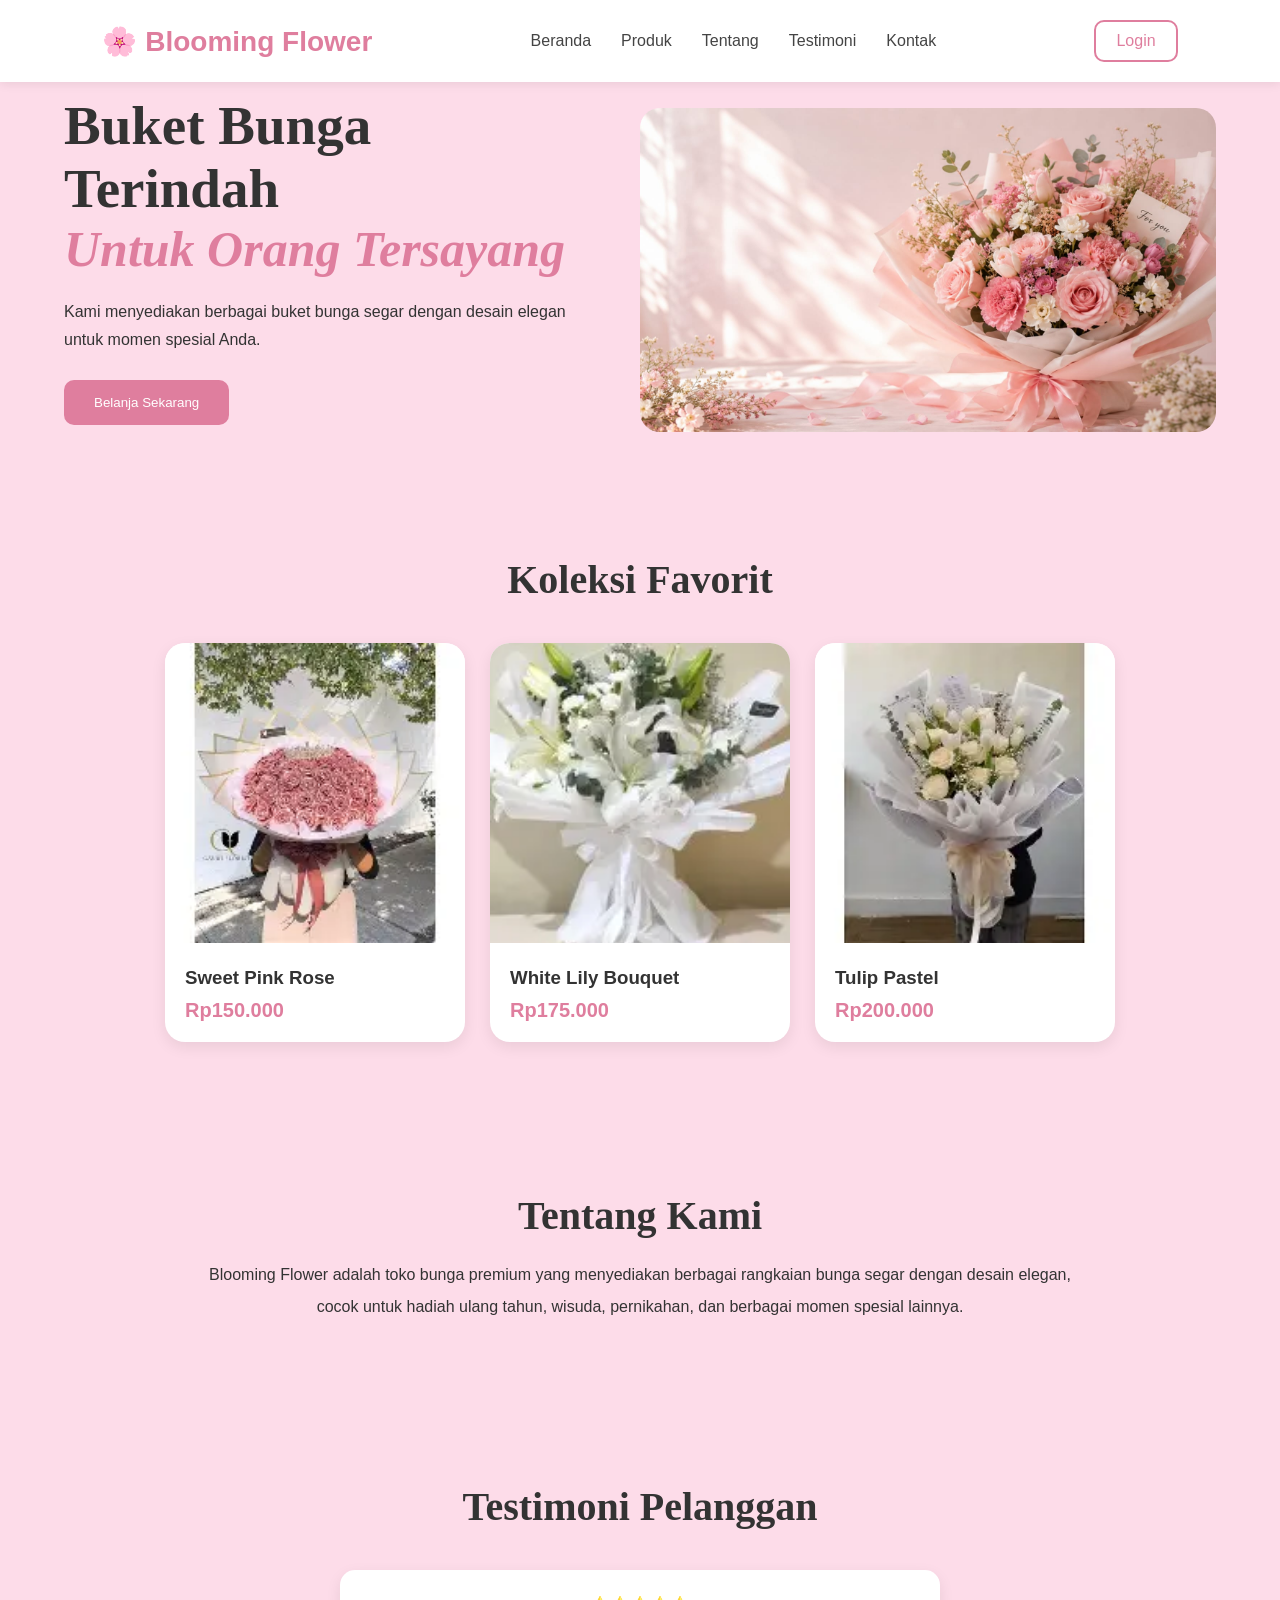
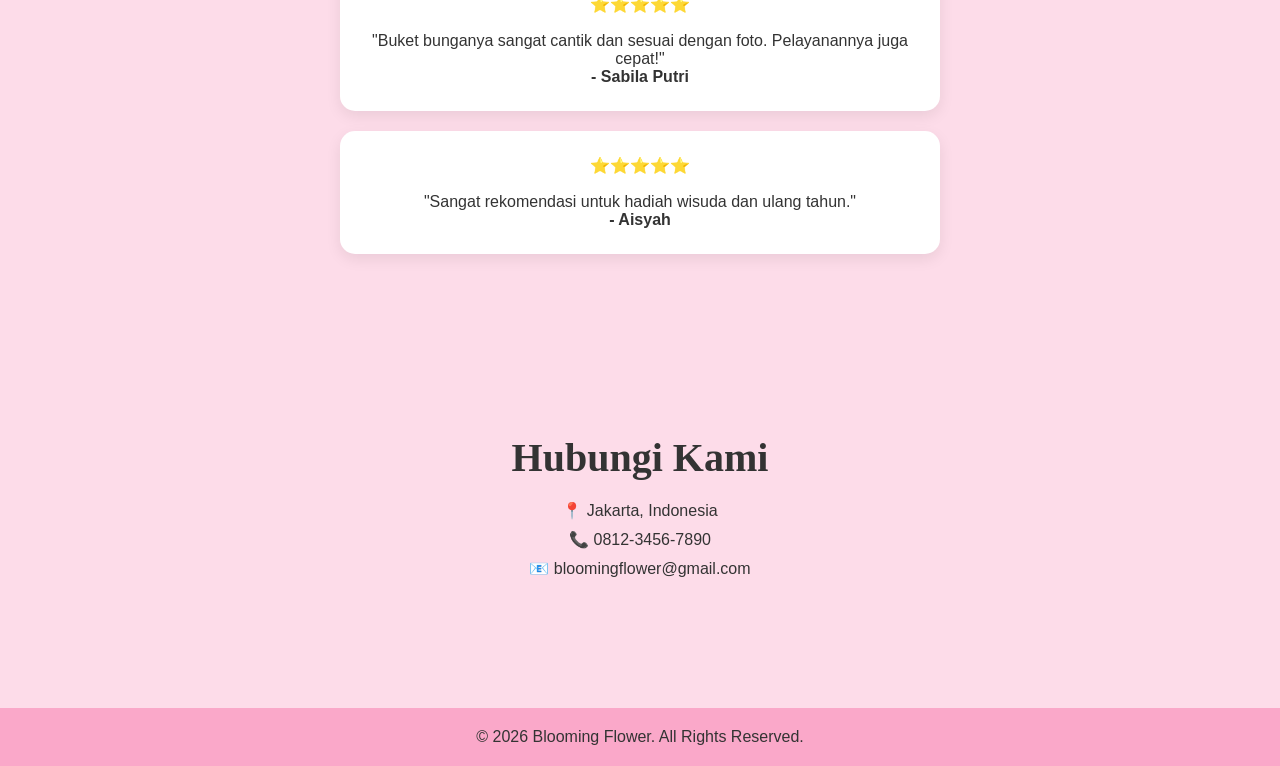
<file: index.html>
<!DOCTYPE html>
<html lang="id">
<head>
    <meta charset="UTF-8">
    <meta name="viewport" content="width=device-width, initial-scale=1.0">
    <title>Blooming Flower</title>
    <link rel="stylesheet" href="nav.css">
</head>
<body>
    <!-- NAVBAR -->
    <header>
        <nav class="navbar">
            <div class="logo">
                🌸 Blooming Flower
            </div>
            <ul class="nav-links">
                <li><a href="#beranda">Beranda</a></li>
                <li><a href="#produk">Produk</a></li>
                <li><a href="#tentang">Tentang</a></li>
                <li><a href="#testimoni">Testimoni</a></li>
                <li><a href="#kontak">Kontak</a></li>
            </ul>
            <a href="login.html" class="login-btn"> Login </a>
        </nav>
    </header>

    <!-- BERANDA -->
    <section id="beranda" class="hero">
        <div class="hero-left">
            <p class="welcome"> WELCOME TO BLOOMING FLOWER</p>
            <h1>Buket Bunga Terindah</h1>
            <h2>Untuk Orang Tersayang</h2>
            <p class="desc">Kami menyediakan berbagai buket bunga segar dengan desain elegan untuk momen spesial Anda. </p>
            <button>Belanja Sekarang</button>
        </div>
        <div class="hero-right">
            <img src="bgbunga.jpeg" alt="Hero Flower">
        </div>
    </section>

    <!-- PRODUK -->
    <section id="produk" class="produk">
        <h2>Koleksi Favorit</h2>
        <div class="cards">
            <div class="card">
                <img src="pinkrose.webp" alt="Sweet Pink Rose">
                <div class="isi">
                    <h3>Sweet Pink Rose</h3>
                    <p class="harga">Rp150.000</p>
                </div>
            </div>
            <div class="card">
                <img src="lily.webp" alt="White Lily">
                <div class="isi">
                    <h3>White Lily Bouquet</h3>
                    <p class="harga">Rp175.000</p>
                </div>
            </div>
            <div class="card">
                <img src="tulip.webp" alt="Tulip">
                <div class="isi">
                    <h3>Tulip Pastel</h3>
                    <p class="harga">Rp200.000</p>
                </div>
            </div>
        </div>
    </section>

    <!-- TENTANG -->
    <section id="tentang" class="tentang">
        <h2>Tentang Kami</h2>
        <p>
            Blooming Flower adalah toko bunga premium yang menyediakan
            berbagai rangkaian bunga segar dengan desain elegan,
            cocok untuk hadiah ulang tahun, wisuda, pernikahan,
            dan berbagai momen spesial lainnya.
        </p>
    </section>

    <!-- TESTIMONI -->
    <section id="testimoni" class="testimoni">
        <h2>Testimoni Pelanggan</h2>
        <div class="testi-box">
            <p>
                ⭐⭐⭐⭐⭐
                <br><br>
                "Buket bunganya sangat cantik dan sesuai dengan foto.
                Pelayanannya juga cepat!"
            </p>
            <h4>- Sabila Putri</h4>
        </div>
        <div class="testi-box">
            <p>
                ⭐⭐⭐⭐⭐
                <br><br>
                "Sangat rekomendasi untuk hadiah wisuda dan ulang tahun."
            </p>
            <h4>- Aisyah</h4>
        </div>
    </section>

    <!-- KONTAK -->
    <section id="kontak" class="kontak">
        <h2>Hubungi Kami</h2>
        <p>📍 Jakarta, Indonesia</p>
        <p>📞 0812-3456-7890</p>
        <p>📧 bloomingflower@gmail.com</p>
    </section>

    <!-- FOOTER -->
    <footer>
        <p>© 2026 Blooming Flower. All Rights Reserved.</p>
    </footer>

</body>
</html>
</file>
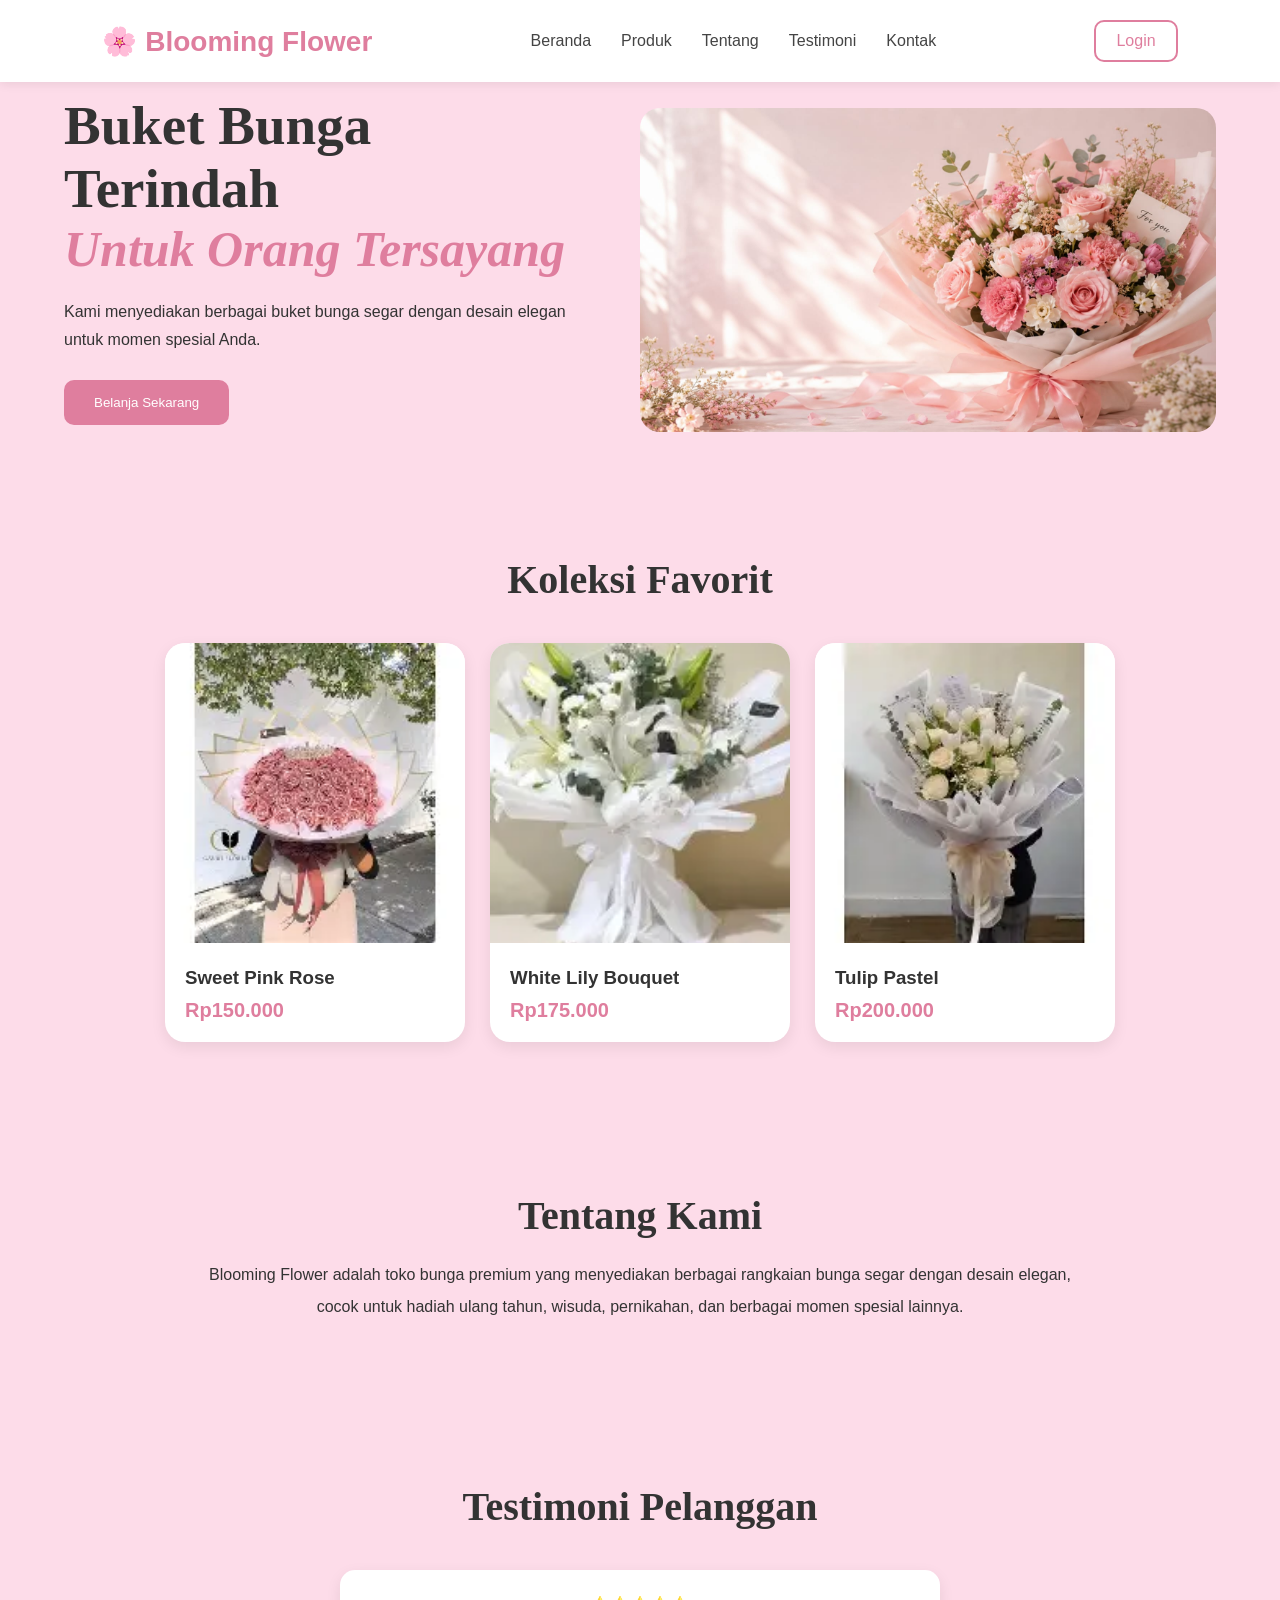
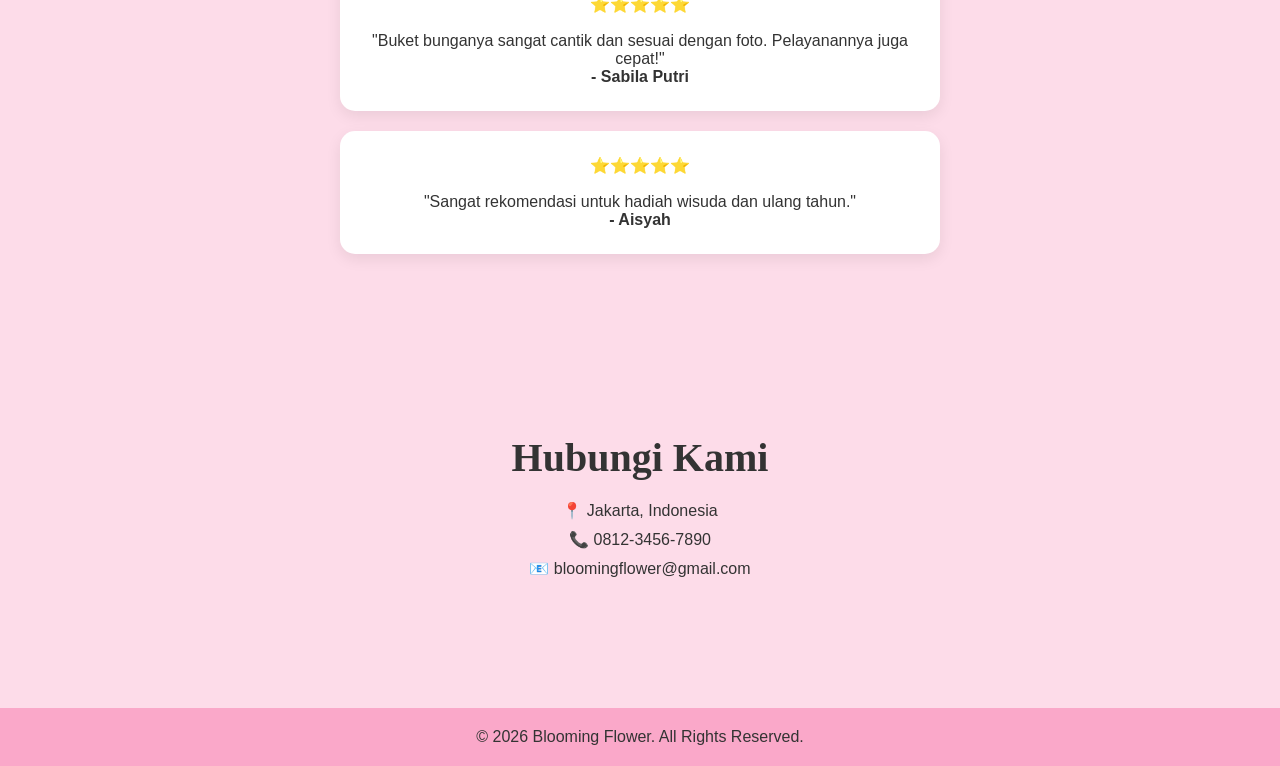
<file: navbar.html>
<!DOCTYPE html>
<html lang="id">
<head>
    <meta charset="UTF-8">
    <meta name="viewport" content="width=device-width, initial-scale=1.0">
    <title>Blooming Flower</title>
    <link rel="stylesheet" href="nav.css">
</head>
<body>
    <!-- NAVBAR -->
    <header>
        <nav class="navbar">
            <div class="logo">
                🌸 Blooming Flower
            </div>
            <ul class="nav-links">
                <li><a href="#beranda">Beranda</a></li>
                <li><a href="#produk">Produk</a></li>
                <li><a href="#tentang">Tentang</a></li>
                <li><a href="#testimoni">Testimoni</a></li>
                <li><a href="#kontak">Kontak</a></li>
            </ul>
            <a href="login.html" class="login-btn"> Login </a>
        </nav>
    </header>

    <!-- BERANDA -->
    <section id="beranda" class="hero">
        <div class="hero-left">
            <p class="welcome"> WELCOME TO BLOOMING FLOWER</p>
            <h1>Buket Bunga Terindah</h1>
            <h2>Untuk Orang Tersayang</h2>
            <p class="desc">Kami menyediakan berbagai buket bunga segar dengan desain elegan untuk momen spesial Anda. </p>
            <button>Belanja Sekarang</button>
        </div>
        <div class="hero-right">
            <img src="bgbunga.jpeg" alt="Hero Flower">
        </div>
    </section>

    <!-- PRODUK -->
    <section id="produk" class="produk">
        <h2>Koleksi Favorit</h2>
        <div class="cards">
            <div class="card">
                <img src="pinkrose.webp" alt="Sweet Pink Rose">
                <div class="isi">
                    <h3>Sweet Pink Rose</h3>
                    <p class="harga">Rp150.000</p>
                </div>
            </div>
            <div class="card">
                <img src="lily.webp" alt="White Lily">
                <div class="isi">
                    <h3>White Lily Bouquet</h3>
                    <p class="harga">Rp175.000</p>
                </div>
            </div>
            <div class="card">
                <img src="tulip.webp" alt="Tulip">
                <div class="isi">
                    <h3>Tulip Pastel</h3>
                    <p class="harga">Rp200.000</p>
                </div>
            </div>
        </div>
    </section>

    <!-- TENTANG -->
    <section id="tentang" class="tentang">
        <h2>Tentang Kami</h2>
        <p>
            Blooming Flower adalah toko bunga premium yang menyediakan
            berbagai rangkaian bunga segar dengan desain elegan,
            cocok untuk hadiah ulang tahun, wisuda, pernikahan,
            dan berbagai momen spesial lainnya.
        </p>
    </section>

    <!-- TESTIMONI -->
    <section id="testimoni" class="testimoni">
        <h2>Testimoni Pelanggan</h2>
        <div class="testi-box">
            <p>
                ⭐⭐⭐⭐⭐
                <br><br>
                "Buket bunganya sangat cantik dan sesuai dengan foto.
                Pelayanannya juga cepat!"
            </p>
            <h4>- Sabila Putri</h4>
        </div>
        <div class="testi-box">
            <p>
                ⭐⭐⭐⭐⭐
                <br><br>
                "Sangat rekomendasi untuk hadiah wisuda dan ulang tahun."
            </p>
            <h4>- Aisyah</h4>
        </div>
    </section>

    <!-- KONTAK -->
    <section id="kontak" class="kontak">
        <h2>Hubungi Kami</h2>
        <p>📍 Jakarta, Indonesia</p>
        <p>📞 0812-3456-7890</p>
        <p>📧 bloomingflower@gmail.com</p>
    </section>

    <!-- FOOTER -->
    <footer>
        <p>© 2026 Blooming Flower. All Rights Reserved.</p>
    </footer>

</body>
</html>
</file>
<file: nav.css>
* {
    margin: 0;
    padding: 0;
    box-sizing: border-box;
}
html {
    scroll-behavior: smooth;
}
body {
    font-family: 'Poppins', sans-serif;
    background-color:rgb(253, 220, 233);
    color: #333;
}
/* Navbar */
.navbar {
    display: flex;
    justify-content: space-between;
    align-items: center;
    padding: 20px 8%;
    background-color: white;
    box-shadow: 0 2px 10px rgba(0, 0, 0, 0.08);
    position: fixed;
    top: 0;
    left: 0;
    width: 100%;
}
.logo {
    font-size: 28px;
    font-weight: 600;
    color: #df7e9e;
}
.nav-links {
    display: flex;
    gap: 30px;
    list-style: none;
}
.nav-links a {
    text-decoration: none;
    color: #444;
    font-weight: 500;
}
.nav-links a:hover {
    color: #df7e9e;
}
.login-btn {
    text-decoration: none;
    color: #df7e9e;
    border: 2px solid #df7e9e;
    border-radius: 10px;
    padding: 10px 20px;
}
.login-btn:hover {
    background-color: #df7e9e;
    color: white;
}
/* Hero Section */
.hero {
    display: flex;
    justify-content: space-between;
    align-items: center;
    width: 90%;
    margin: 50px auto;
    gap: 40px;
}
.hero-left {
    width: 45%;
}
.welcome {
    color: #df7e9e;
    letter-spacing: 2px;
    margin-bottom: 15px;
}
.hero-left h1 {
    font-size: 55px;
    font-family: 'Playfair Display', serif;
}
.hero-left h2 {
    font-size: 50px;
    color: #df7e9e;
    font-family: 'Playfair Display', serif;
    font-style: italic;
}
.desc {
    margin-top: 20px;
    line-height: 1.8;
}
.hero-left button {
    margin-top: 25px;
    background-color: #df7e9e;
    color: white;
    border: none;
    border-radius: 10px;
    padding: 15px 30px;
    cursor: pointer;
}
.hero-left button:hover {
    opacity: 0.9;
}
.hero-right {
    width: 50%;
    padding-top: 5%;
}
.hero-right img {
    width: 100%;
    border-radius: 20px;
}
/* Produk */
.produk {
    padding: 70px 8%;
}
.produk h2 {
    text-align: center;
    margin-bottom: 40px;
    font-size: 40px;
    font-family: 'Playfair Display', serif;
}
.cards {
    display: flex;
    justify-content: center;
    gap: 25px;
    flex-wrap: wrap;
}
.card {
    width: 300px;
    background-color: white;
    border-radius: 20px;
    overflow: hidden;
    box-shadow: 0 5px 15px rgba(0,0,0,0.08);
}
.card img {
    width: 100%;
    height: 300px;
    object-fit: cover;
}
.isi {
    padding: 20px;
}
.isi h3 {
    margin-bottom: 10px;
}
.harga {
    color: #df7e9e;
    font-size: 20px;
    font-weight: bold;
}
/* Tentang */
.tentang {
    padding: 80px 15%;
    text-align: center;
}
.tentang h2 {
    margin-bottom: 20px;
    font-size: 40px;
    font-family: 'Playfair Display', serif;
}
.tentang p {
    line-height: 2;
}
/* Testimoni */
.testimoni {
    padding: 80px 8%;
    text-align: center;
}
.testimoni h2 {
    margin-bottom: 40px;
    font-size: 40px;
    font-family: 'Playfair Display', serif;
}
.testi-box {
    background-color: white;
    max-width: 600px;
    margin: 20px auto;
    padding: 25px;
    border-radius: 15px;
    box-shadow: 0 5px 15px rgba(0,0,0,0.08);
}
/* Kontak */
.kontak {
    padding: 80px 8%;
    text-align: center;
}
.kontak h2 {
    margin-bottom: 20px;
    font-size: 40px;
    font-family: 'Playfair Display', serif;
}
.kontak p {
    margin: 10px 0;
}
/* Footer */
footer {
    background-color: #faa8c9;
    text-align: center;
    padding: 20px;
    margin-top: 40px;
}
</file>
